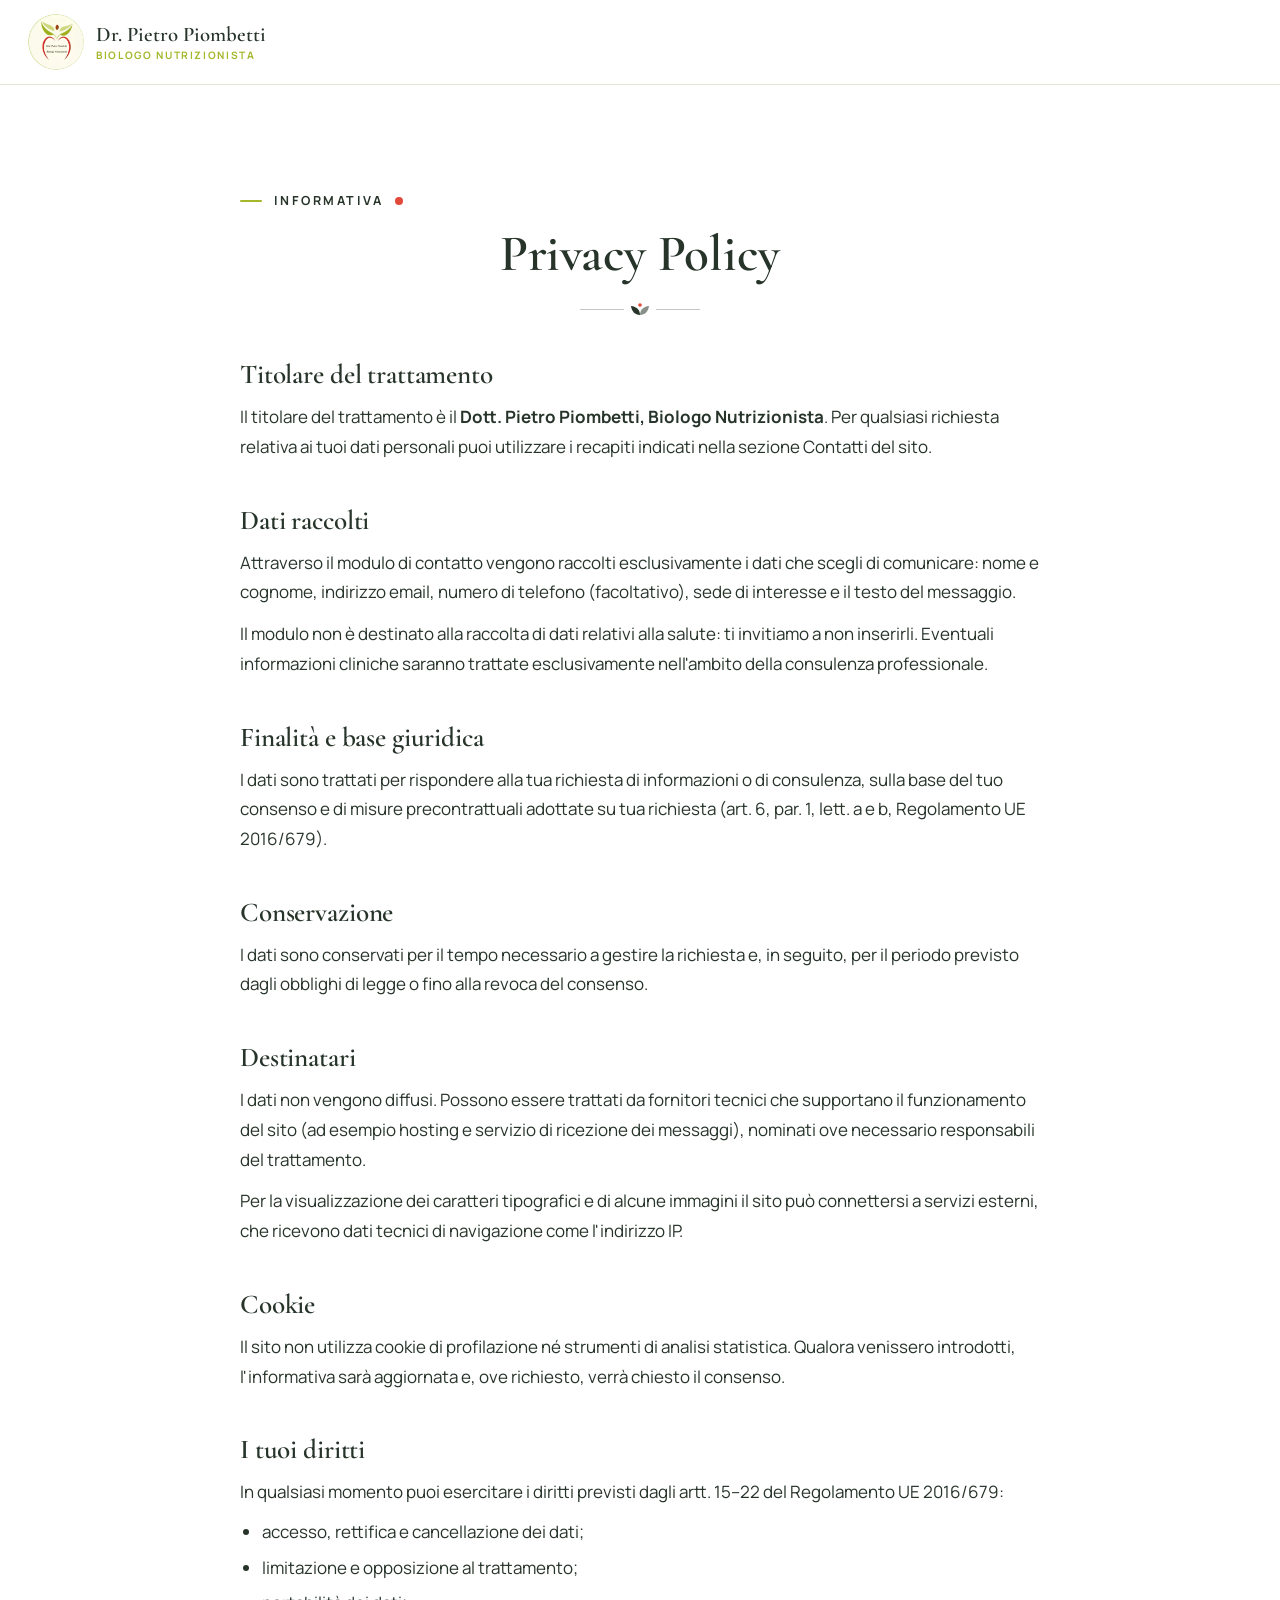
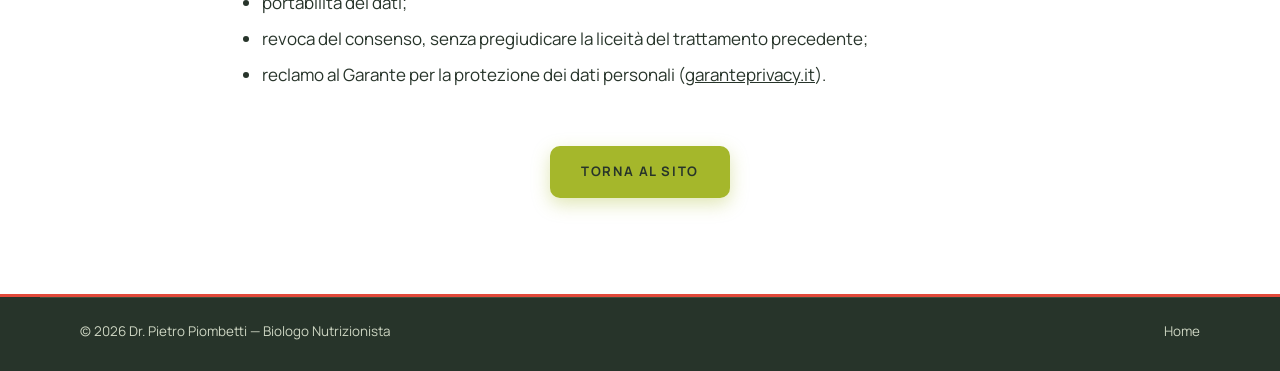
<file: privacy.html>
<!doctype html>
<html lang="it">
<head>
  <meta charset="utf-8">
  <meta name="viewport" content="width=device-width, initial-scale=1">
  <title>Privacy Policy | Dr. Pietro Piombetti — Biologo Nutrizionista</title>
  <meta name="description" content="Informativa sul trattamento dei dati personali del sito del Dr. Pietro Piombetti, Biologo Nutrizionista.">
  <meta name="robots" content="noindex, follow">
  <link rel="icon" type="image/webp" href="assets/img/logo-pietro-piombetti.webp">
  <link rel="preconnect" href="https://fonts.googleapis.com">
  <link rel="preconnect" href="https://fonts.gstatic.com" crossorigin>
  <link rel="stylesheet" href="https://fonts.googleapis.com/css2?family=Cormorant+Garamond:wght@500;600&family=Manrope:wght@400;500;600;700&display=swap">
  <link rel="stylesheet" href="assets/css/styles.css">
  <style>
    .legal-page { padding-block: clamp(56px, 8vw, 96px); }
    .legal-page h1 { font-size: clamp(2.2rem, 1.6rem + 2.4vw, 3.2rem); text-align: center; }
    .legal-page .eyebrow { text-align: center; }
    .legal-page h2 { font-size: 1.7rem; margin: 44px 0 12px; }
    .legal-page p, .legal-page li { color: var(--text-soft); }
    .legal-page p + p { margin-top: 12px; }
    .legal-page ul { list-style: disc; padding-left: 22px; margin-top: 10px; }
    .legal-page li + li { margin-top: 6px; }
    .legal-page a { color: var(--olive-ink); }
    .legal-back { display: flex; justify-content: center; margin-top: 56px; }
    .legal-header { border-bottom: 1px solid var(--line); }
  </style>
</head>
<body>
  <header class="site-header legal-header">
    <div class="container header-inner">
      <a class="brand" href="index.html" aria-label="Torna alla home del Dr. Pietro Piombetti">
        <img class="brand-logo" src="assets/img/logo-pietro-piombetti.webp" alt="Logo Dott. Pietro Piombetti, Biologo Nutrizionista" width="56" height="56">
        <span class="brand-text" style="display:flex">
          <span class="brand-name">Dr. Pietro Piombetti</span>
          <span class="brand-role">Biologo Nutrizionista</span>
        </span>
      </a>
    </div>
  </header>

  <main class="container narrow legal-page">
    <p class="eyebrow">Informativa</p>
    <h1>Privacy Policy</h1>
    <span class="leaf-divider" aria-hidden="true"></span>

    <!-- BOZZA: testo da far verificare prima della pubblicazione.
         Completare con dati del titolare (indirizzo, email/PEC, P.IVA) e con i fornitori effettivamente utilizzati. -->

    <h2>Titolare del trattamento</h2>
    <p>Il titolare del trattamento è il <strong>Dott. Pietro Piombetti, Biologo Nutrizionista</strong>. Per qualsiasi richiesta relativa ai tuoi dati personali puoi utilizzare i recapiti indicati nella sezione Contatti del sito.</p>

    <h2>Dati raccolti</h2>
    <p>Attraverso il modulo di contatto vengono raccolti esclusivamente i dati che scegli di comunicare: nome e cognome, indirizzo email, numero di telefono (facoltativo), sede di interesse e il testo del messaggio.</p>
    <p>Il modulo non è destinato alla raccolta di dati relativi alla salute: ti invitiamo a non inserirli. Eventuali informazioni cliniche saranno trattate esclusivamente nell'ambito della consulenza professionale.</p>

    <h2>Finalità e base giuridica</h2>
    <p>I dati sono trattati per rispondere alla tua richiesta di informazioni o di consulenza, sulla base del tuo consenso e di misure precontrattuali adottate su tua richiesta (art. 6, par. 1, lett. a e b, Regolamento UE 2016/679).</p>

    <h2>Conservazione</h2>
    <p>I dati sono conservati per il tempo necessario a gestire la richiesta e, in seguito, per il periodo previsto dagli obblighi di legge o fino alla revoca del consenso.</p>

    <h2>Destinatari</h2>
    <p>I dati non vengono diffusi. Possono essere trattati da fornitori tecnici che supportano il funzionamento del sito (ad esempio hosting e servizio di ricezione dei messaggi), nominati ove necessario responsabili del trattamento.</p>
    <p>Per la visualizzazione dei caratteri tipografici e di alcune immagini il sito può connettersi a servizi esterni, che ricevono dati tecnici di navigazione come l'indirizzo IP.</p>

    <h2>Cookie</h2>
    <p>Il sito non utilizza cookie di profilazione né strumenti di analisi statistica. Qualora venissero introdotti, l'informativa sarà aggiornata e, ove richiesto, verrà chiesto il consenso.</p>

    <h2>I tuoi diritti</h2>
    <p>In qualsiasi momento puoi esercitare i diritti previsti dagli artt. 15–22 del Regolamento UE 2016/679:</p>
    <ul>
      <li>accesso, rettifica e cancellazione dei dati;</li>
      <li>limitazione e opposizione al trattamento;</li>
      <li>portabilità dei dati;</li>
      <li>revoca del consenso, senza pregiudicare la liceità del trattamento precedente;</li>
      <li>reclamo al Garante per la protezione dei dati personali (<a href="https://www.garanteprivacy.it" target="_blank" rel="noopener">garanteprivacy.it</a>).</li>
    </ul>

    <div class="legal-back">
      <a class="btn btn-primary" href="index.html">Torna al sito</a>
    </div>
  </main>

  <footer class="site-footer">
    <div class="container footer-bottom">
      <p>© 2026 Dr. Pietro Piombetti — Biologo Nutrizionista</p>
      <ul class="legal"><li><a href="index.html">Home</a></li></ul>
    </div>
  </footer>
</body>
</html>
</file>
<file: assets/css/styles.css>
/* ==========================================================================
   Dr. Pietro Piombetti — Biologo Nutrizionista
   Clinical Nutrition × Natural Elegance
   ========================================================================== */

:root {
  /* Palette */
  --white: #FFFFFF;
  --ivory: #F7F8EF;
  --sage: #DCE7A4;
  --olive: #819B39;
  --forest: #27342A;

  /* Sfondi sezione (alternanza: bianco ↔ verde chiaro) */
  --bg-1: #FFFFFF;
  --bg-3: #D6DE85;

  /* Accento e CTA: verde; testo sulle CTA in verde bosco per un contrasto accessibile */
  --accent: #A5B72B;
  --accent-ink: #27342A;
  /* Dettagli rossi (micro-accenti) */
  --red: #E2493A;

  --text: #27342A;
  --muted: #4A564C;
  --line: #E3E7D3;
  --line-strong: #CCD3B4;

  --font-title: "Cormorant Garamond", "Times New Roman", serif;
  --font-text: "Manrope", system-ui, -apple-system, "Segoe UI", sans-serif;

  --radius: 14px;
  --shadow: 0 1px 2px rgba(39, 52, 42, .05), 0 10px 30px rgba(39, 52, 42, .08);
  --shadow-hover: 0 2px 4px rgba(39, 52, 42, .06), 0 18px 44px rgba(39, 52, 42, .13);

  --header-h: 84px;
  --gutter: clamp(20px, 4vw, 40px);
  --section-y: clamp(72px, 10vw, 124px);
  --ease: cubic-bezier(.22, .61, .36, 1);
}

/* ---------- Reset essenziale ---------- */
*, *::before, *::after { box-sizing: border-box; }
html { -webkit-text-size-adjust: 100%; scroll-behavior: smooth; scroll-padding-top: var(--header-h); }
body {
  margin: 0;
  font-family: var(--font-text);
  font-size: 1.0625rem;
  line-height: 1.75;
  color: var(--text);
  background: var(--white);
  -webkit-font-smoothing: antialiased;
  overflow-x: hidden;
}
img, svg { display: block; max-width: 100%; }
img { height: auto; }
a { color: inherit; }
h1, h2, h3, p, ul, ol, figure { margin: 0; }
ul, ol { padding: 0; list-style: none; }
strong { font-weight: 700; color: var(--forest); }
button, input, select, textarea { font: inherit; color: inherit; }

.sr-only {
  position: absolute; width: 1px; height: 1px; padding: 0; margin: -1px;
  overflow: hidden; clip: rect(0 0 0 0); white-space: nowrap; border: 0;
}
.skip-link {
  position: absolute; left: 16px; top: -60px; z-index: 200;
  background: var(--forest); color: var(--white); padding: 10px 16px;
  border-radius: 8px; text-decoration: none; font-weight: 600;
  transition: top .2s var(--ease);
}
.skip-link:focus { top: 12px; }
:focus-visible { outline: 2px solid var(--forest); outline-offset: 3px; border-radius: 4px; }

.container { width: 100%; max-width: 1200px; margin-inline: auto; padding-inline: var(--gutter); }
.container.narrow { max-width: 880px; }

/* ---------- Tipografia ---------- */
h1, h2 {
  font-family: var(--font-title);
  font-weight: 600;
  color: var(--forest);
  letter-spacing: -.005em;
  line-height: 1.1;
  text-wrap: balance;
}
h1 { font-size: clamp(2.4rem, 1.3rem + 3.9vw, 4.5rem); }
h2 { font-size: clamp(2.1rem, 1.55rem + 2.2vw, 3.3rem); }
h3 { font-family: var(--font-text); font-weight: 700; font-size: 1.1rem; line-height: 1.4; color: var(--forest); }

/* Mini-titoli = voci di menu */
.eyebrow {
  display: inline-flex; align-items: center; gap: 12px;
  font-size: .78rem; font-weight: 700; letter-spacing: .2em; text-transform: uppercase;
  color: var(--forest);
  margin-bottom: 14px;
}
.eyebrow::before, .eyebrow::after {
  content: ""; width: 22px; height: 2px; border-radius: 2px; background: var(--accent);
}
.eyebrow-plain::before, .eyebrow-plain::after { display: none; }
.eyebrow::after { background: var(--red); width: 8px; height: 8px; border-radius: 50%; }
.eyebrow-plain::after { display: none; }
.eyebrow .sep { color: var(--red); margin-inline: .2em; }

/* ---------- Pulsanti ---------- */
.btn {
  display: inline-flex; align-items: center; justify-content: center;
  min-height: 52px; padding: 14px 30px;
  border-radius: 10px; border: 1.5px solid transparent;
  font-family: var(--font-text); font-size: .82rem; font-weight: 700;
  letter-spacing: .12em; text-transform: uppercase; text-decoration: none; text-align: center; line-height: 1.3;
  cursor: pointer; white-space: nowrap;
  transition: background-color .25s var(--ease), color .25s var(--ease), border-color .25s var(--ease), transform .25s var(--ease), box-shadow .25s var(--ease);
}
.btn:hover { transform: translateY(-1px); }
.btn:active { transform: translateY(0); }
.btn-primary { background: var(--accent); color: var(--accent-ink); box-shadow: 0 6px 18px rgba(165, 183, 43, .35); }
.btn-primary:hover { background: var(--forest); color: var(--white); box-shadow: 0 10px 24px rgba(39, 52, 42, .25); }
.btn-ghost { background: rgba(255, 255, 255, .75); color: var(--forest); border-color: var(--forest); }
.btn-ghost:hover { background: var(--forest); color: var(--white); }
.btn-sm { min-height: 44px; padding: 10px 18px; font-size: .72rem; letter-spacing: .1em; }
.btn-block { width: 100%; white-space: normal; }
.btn[disabled] { opacity: .65; cursor: progress; transform: none; }
.btn-row { display: flex; flex-wrap: wrap; justify-content: center; gap: 14px; }

/* ---------- Header ---------- */
.site-header {
  position: sticky; top: 0; z-index: 100;
  border-bottom: 1px solid transparent;
  transition: border-color .3s var(--ease), box-shadow .3s var(--ease);
}
/* Sfondo su pseudo-elemento: un backdrop-filter sull'header
   renderebbe l'header il riferimento dei figli position:fixed (menu mobile). */
.site-header::before {
  content: ""; position: absolute; inset: 0; z-index: -1;
  background: rgba(255, 255, 255, .96);
  -webkit-backdrop-filter: saturate(140%) blur(10px);
  backdrop-filter: saturate(140%) blur(10px);
}
.site-header.is-scrolled { border-bottom-color: var(--line); box-shadow: 0 6px 24px rgba(39, 52, 42, .06); }
.header-inner {
  height: var(--header-h);
  max-width: 1480px; margin-inline: auto;
  padding-inline: clamp(16px, 2.2vw, 40px);
  display: flex; align-items: center; justify-content: space-between; gap: clamp(12px, 1.6vw, 28px);
}
.brand { display: flex; align-items: center; gap: 12px; text-decoration: none; flex-shrink: 0; }
.brand-logo { width: 56px; height: 56px; border-radius: 50%; flex: 0 0 auto; }
.brand-text { display: flex; flex-direction: column; line-height: 1.15; }
.brand-name { font-family: var(--font-title); font-weight: 600; font-size: 1.3rem; color: var(--forest); white-space: nowrap; }
.brand-role { font-size: .64rem; font-weight: 700; letter-spacing: .16em; text-transform: uppercase; color: var(--accent); margin-top: 3px; white-space: nowrap; }

/* Desktop: voci su una sola riga + CTA a destra */
.primary-nav { flex: 1 1 auto; display: flex; align-items: center; justify-content: flex-end; gap: clamp(12px, 1.6vw, 28px); min-width: 0; }
.primary-nav ul { display: flex; align-items: center; justify-content: center; flex: 1 1 auto; gap: clamp(10px, 1.35vw, 26px); }
.primary-nav ul a {
  position: relative; display: block; white-space: nowrap;
  font-size: clamp(.76rem, .5rem + .4vw, .9rem); font-weight: 600; text-decoration: none; color: var(--forest);
  padding: 6px 0;
}
.primary-nav ul a::after {
  content: ""; position: absolute; left: 0; right: 0; bottom: 0; height: 2px; border-radius: 2px;
  background: var(--accent); transform: scaleX(0); transform-origin: left;
  transition: transform .3s var(--ease);
}
.primary-nav ul a:hover::after,
.primary-nav ul a[aria-current="true"]::after { transform: scaleX(1); }
.nav-cta { flex: 0 0 auto; }
.nav-toggle { display: none; }

/* ---------- Hero ---------- */
.hero {
  position: relative; isolation: isolate;
  display: grid; place-items: center;
  min-height: clamp(560px, calc(100svh - var(--header-h)), 860px);
  padding-block: clamp(64px, 8vw, 110px);
  overflow: hidden; text-align: center;
}
.hero-media { position: absolute; inset: 0; z-index: -2; background: #d9d9d4; }
.hero-media img { width: 100%; height: 100%; object-fit: cover; object-position: center 40%; }
.hero-overlay {
  position: absolute; inset: 0; z-index: -1;
  background:
    radial-gradient(ellipse 60% 62% at 50% 50%, rgba(255, 255, 255, .77) 0%, rgba(255, 255, 255, .62) 55%, rgba(255, 255, 255, .32) 100%);
}
.hero-content { max-width: 1000px; display: flex; flex-direction: column; align-items: center; }
.hero .eyebrow { margin-bottom: 22px; }
.h1-line { display: block; }
.h1-accent { color: var(--accent); text-shadow: 0 1px 0 rgba(39, 52, 42, .18), 0 0 24px rgba(255, 255, 255, .9); }
.hero-sub {
  max-width: 640px; margin-top: 24px;
  font-size: clamp(1.05rem, .98rem + .35vw, 1.2rem); line-height: 1.7; font-weight: 500;
  color: #000;
}
.hero .btn-row { margin-top: 36px; }
.hero-places { margin-top: 28px; font-size: .8rem; font-weight: 700; letter-spacing: .16em; text-transform: uppercase; color: var(--forest); }
.hero-places span { color: var(--accent); margin-inline: .35em; }

/* ---------- Sezioni e superfici ---------- */
.section { padding-block: var(--section-y); position: relative; }
.bg-1 { background: var(--bg-1); --muted: #4A564C; --surface: var(--ivory); }
.bg-3 { background: var(--bg-3); --muted: #36433A; --surface: var(--white); }
.card { background: var(--surface); --muted: #4A564C; }

.section-head { text-align: center; max-width: 760px; margin: 0 auto clamp(44px, 6vw, 64px); }
.section-sub { margin-top: 18px; color: var(--muted); font-size: 1.06rem; }
.section-cta { display: flex; justify-content: center; margin-top: clamp(44px, 6vw, 60px); }

/* Separatore botanico */
.leaf-divider {
  display: block; width: 120px; height: 14px; margin: 20px auto 0;
  background:
    linear-gradient(rgba(39, 52, 42, .28), rgba(39, 52, 42, .28)) left center / 44px 1px no-repeat,
    linear-gradient(rgba(39, 52, 42, .28), rgba(39, 52, 42, .28)) right center / 44px 1px no-repeat,
    url("data:image/svg+xml,%3Csvg xmlns='http://www.w3.org/2000/svg' viewBox='0 0 28 14'%3E%3Cpath d='M14 13C14 8 10.5 4.5 5 4c.5 5 4 9 9 9Z' fill='%2327342A'/%3E%3Cpath d='M14 13c0-5 3.5-8.5 9-9-.5 5-4 9-9 9Z' fill='%2327342A' fill-opacity='.55'/%3E%3Ccircle cx='14' cy='3' r='1.8' fill='%23E2493A'/%3E%3C/svg%3E") center / 28px 14px no-repeat;
}

/* ---------- Chi sono ---------- */
.about {
  display: grid;
  grid-template-columns: minmax(0, 300px) minmax(0, 1fr);
  grid-template-areas: "head head" "photo text";
  column-gap: clamp(40px, 6vw, 88px);
  align-items: start;
  max-width: 1080px;
}
.about-head { grid-area: head; }
.about-photo { grid-area: photo; position: sticky; top: calc(var(--header-h) + 36px); }
.about-text { grid-area: text; }
.about-photo::before {
  content: ""; position: absolute; inset: -12px; border-radius: 50%;
  border: 1px solid var(--line-strong);
}
.about-photo::after {
  content: ""; position: absolute; width: 12px; height: 12px; border-radius: 50%;
  background: var(--red); top: 14%; right: 4%; box-shadow: 0 0 0 5px var(--white);
}
.about-photo img { position: relative; width: 100%; aspect-ratio: 1; object-fit: cover; border-radius: 50%; box-shadow: var(--shadow); }
.about-text p { color: var(--muted); font-size: 1.06rem; line-height: 1.8; }
.about-text p + p { margin-top: 16px; }

/* ---------- A chi mi rivolgo ---------- */
.target-grid { display: grid; grid-template-columns: repeat(3, minmax(0, 1fr)); gap: clamp(18px, 2.4vw, 28px); }
.target-card {
  border-radius: var(--radius);
  padding: clamp(30px, 3vw, 40px) clamp(24px, 2.6vw, 34px);
  text-align: center; box-shadow: var(--shadow);
  transition: transform .35s var(--ease), box-shadow .35s var(--ease);
}
.target-card:hover { transform: translateY(-4px); box-shadow: var(--shadow-hover); }
.target-card h3 { font-family: var(--font-title); font-weight: 600; font-size: 1.6rem; line-height: 1.2; margin: 20px 0 12px; }
.target-card p { color: var(--muted); font-size: 1rem; }
.icon-badge {
  display: inline-grid; place-items: center; width: 58px; height: 58px; border-radius: 50%;
  background: var(--accent); border: 0; position: relative;
}
.icon-badge::after {
  content: ""; position: absolute; top: 3px; right: 3px; width: 9px; height: 9px; border-radius: 50%;
  background: var(--red); box-shadow: 0 0 0 2px var(--surface, #fff);
}
.icon-badge svg, .place-icon svg {
  width: 26px; height: 26px; fill: none; stroke: var(--forest);
  stroke-width: 1.6; stroke-linecap: round; stroke-linejoin: round;
}

/* ---------- Approccio: il ramo che cresce ---------- */
.vine { position: relative; max-width: 1040px; margin-inline: auto; padding-top: 28px; }
.vine-stem {
  position: absolute; top: 28px; bottom: 0; left: 50%; width: 40px; margin-left: -20px; height: calc(100% - 28px);
  overflow: visible; pointer-events: none;
}
.vine-stem path { fill: none; vector-effect: non-scaling-stroke; stroke-linecap: round; }
.vine-stem-base { stroke: var(--line-strong); stroke-width: 2; stroke-dasharray: 3 7; }
.vine-stem-grow { stroke: var(--accent); stroke-width: 3; stroke-dasharray: 1; stroke-dashoffset: var(--vine-off, 1); }
.vine-bud {
  position: absolute; top: 14px; left: 50%; width: 16px; height: 16px; margin-left: -8px; border-radius: 50%;
  background: var(--red); box-shadow: 0 0 0 6px rgba(226, 73, 58, .14);
}
.vine-bud::before {
  content: ""; position: absolute; left: 50%; top: -12px; width: 2px; height: 10px; margin-left: -1px;
  background: var(--forest); border-radius: 2px; transform: rotate(14deg);
}

.vine-list { position: relative; }
.vine-item {
  display: grid; grid-template-columns: minmax(0, 1fr) 140px minmax(0, 1fr);
  align-items: center; min-height: clamp(170px, 18vw, 210px);
}
.vine-node {
  grid-column: 2; grid-row: 1; justify-self: center;
  width: 84px; height: 84px; border-radius: 50%; display: grid; place-items: center;
  background: var(--white); position: relative; z-index: 1;
  box-shadow: 0 10px 26px rgba(39, 52, 42, .12);
  transition: box-shadow .5s var(--ease);
}
.vine-node::after {
  content: ""; position: absolute; inset: -9px; border-radius: 50%; border: 1px dashed var(--line-strong);
  transition: border-color .5s var(--ease), transform 1.2s var(--ease);
}
/* Icone nutrizione: tratto verde bosco, campiture verdi, dettagli rossi */
.vine-icon {
  width: 44px; height: 44px; overflow: visible;
  fill: none; stroke: var(--forest); stroke-width: 2; stroke-linecap: round; stroke-linejoin: round;
  transform-origin: center; transition: transform .8s cubic-bezier(.34, 1.56, .64, 1), opacity .4s var(--ease);
}
.vine-icon .ico-fill { fill: var(--accent); }
.vine-icon .ico-fill-soft { fill: var(--bg-3); }
.vine-icon .ico-fill-red { fill: var(--red); stroke: var(--forest); }
.vine-text { grid-row: 1; max-width: 400px; transition: opacity .7s var(--ease), transform .7s var(--ease); }
.vine-item:nth-child(odd) .vine-text { grid-column: 1; justify-self: end; text-align: right; }
.vine-item:nth-child(even) .vine-text { grid-column: 3; justify-self: start; text-align: left; }
.vine-kicker {
  display: block; font-family: var(--font-title); font-style: italic; font-weight: 500;
  font-size: 1.2rem; color: var(--red); line-height: 1.2; margin-bottom: 2px;
}
.vine-text h3 {
  font-family: var(--font-title); font-weight: 600; font-size: clamp(1.9rem, 1.5rem + 1.1vw, 2.5rem); line-height: 1.1;
  margin-bottom: 10px;
}
.vine-text p { color: var(--muted); font-size: 1.02rem; line-height: 1.7; }

/* Stato iniziale (solo con JS): icona chiusa, testo leggermente spostato */
.js .vine-icon { transform: scale(0) rotate(-20deg); opacity: 0; }
.js .vine-text { opacity: 0; }
.js .vine-item:nth-child(odd) .vine-text { transform: translateX(-24px); }
.js .vine-item:nth-child(even) .vine-text { transform: translateX(24px); }
.vine-item.is-grown .vine-icon { transform: none; opacity: 1; }
.vine-item.is-grown .vine-node { box-shadow: 0 14px 34px rgba(165, 183, 43, .35); }
.vine-item.is-grown .vine-node::after { border-color: var(--accent); transform: rotate(90deg); }
.js .vine-item.is-grown .vine-text { opacity: 1; transform: none; }

/* ---------- Servizi ---------- */
.services-grid {
  display: grid; grid-template-columns: repeat(2, minmax(0, 1fr)); grid-auto-rows: 1fr;
  gap: clamp(18px, 2.2vw, 26px); max-width: 940px; margin-inline: auto;
}
.service-card {
  display: flex; flex-direction: column; height: 100%;
  border-radius: var(--radius); overflow: hidden; box-shadow: var(--shadow);
  transition: transform .35s var(--ease), box-shadow .35s var(--ease);
}
.service-card:hover { transform: translateY(-4px); box-shadow: var(--shadow-hover); }
.service-media { aspect-ratio: 16 / 8.5; overflow: hidden; background: var(--sage); flex: 0 0 auto; }
.service-media img { width: 100%; height: 100%; object-fit: cover; transition: transform .9s var(--ease); }
.service-card:hover .service-media img { transform: scale(1.04); }
.service-body { padding: clamp(22px, 2.2vw, 28px); flex: 1 1 auto; position: relative; }
.service-body::before {
  content: ""; position: absolute; top: 0; left: clamp(22px, 2.2vw, 28px); width: 40px; height: 3px;
  background: var(--red); border-radius: 0 0 3px 3px;
}
.service-body h3 {
  font-family: var(--font-title); font-weight: 600; font-size: clamp(1.45rem, 1.3rem + .4vw, 1.62rem); line-height: 1.2;
  margin-bottom: 12px; min-height: 2.4em; display: flex; align-items: flex-end; text-wrap: balance;
}
.service-body p { color: var(--muted); font-size: .96rem; line-height: 1.7; }

/* ---------- Come funziona: percorso animato ---------- */
.journey { position: relative; max-width: 1140px; margin-inline: auto; }
.journey-steps { display: grid; grid-template-columns: repeat(4, minmax(0, 1fr)); gap: clamp(20px, 3vw, 44px); position: relative; z-index: 1; }
.journey-track {
  position: absolute; z-index: 0; border-radius: 3px;
  background: var(--line);
  /* posizione e lunghezza calcolate via JS sui centri dei cerchi */
  left: 12.5%; right: 12.5%; top: 41px; height: 3px;
}
.journey-fill {
  position: absolute; inset: 0; border-radius: inherit;
  background: linear-gradient(90deg, #C9D46A, var(--accent));
  transform-origin: left center; transform: scaleX(var(--p, 0));
  box-shadow: 0 0 12px rgba(165, 183, 43, .6);
}
.journey.is-vertical .journey-fill { transform-origin: center top; transform: scaleY(var(--p, 0)); }
.step { text-align: center; }
.step-num {
  position: relative; display: inline-grid; place-items: center;
  width: 82px; height: 82px; border-radius: 50%;
  background: var(--white);
  font-family: var(--font-title); font-size: 2rem; font-weight: 600; color: var(--forest);
  box-shadow: 0 10px 24px rgba(39, 52, 42, .14);
  transition: background-color .5s var(--ease), color .5s var(--ease), transform .5s var(--ease);
}
.step-num::before {
  content: ""; position: absolute; inset: -8px; border-radius: 50%;
  border: 1px solid var(--line-strong);
  transition: border-color .5s var(--ease), transform .5s var(--ease);
}
.step-num > span { position: relative; }
.step h3 { margin: 24px 0 10px; font-family: var(--font-title); font-weight: 600; font-size: 1.55rem; line-height: 1.2; transition: opacity .5s var(--ease); }
.step p { color: var(--muted); font-size: .99rem; max-width: 30ch; margin-inline: auto; transition: opacity .5s var(--ease), transform .6s var(--ease); }

.js .step h3, .js .step p { opacity: .45; }
.js .step p { transform: translateY(6px); }
.step.is-active .step-num { background: var(--accent); color: var(--forest); transform: scale(1.06); }
.step.is-active .step-num::before { border-color: rgba(165, 183, 43, .6); }
.step.is-active .step-num::after {
  content: ""; position: absolute; inset: 0; border-radius: 50%;
  box-shadow: 0 0 0 0 rgba(165, 183, 43, .6);
  animation: step-pulse 1.4s var(--ease) 1;
}
.js .step.is-active h3, .js .step.is-active p { opacity: 1; transform: none; }
@keyframes step-pulse { to { box-shadow: 0 0 0 26px rgba(165, 183, 43, 0); } }

/* ---------- Dove ricevo ---------- */
.places-grid { display: grid; grid-template-columns: repeat(4, minmax(0, 1fr)); grid-auto-rows: 1fr; gap: clamp(16px, 2vw, 24px); }
.place-card {
  border-radius: var(--radius); padding: 32px 24px; text-align: center; box-shadow: var(--shadow);
  transition: transform .3s var(--ease), box-shadow .3s var(--ease);
}
.place-card:hover { transform: translateY(-3px); box-shadow: var(--shadow-hover); }
.place-icon { display: inline-grid; place-items: center; width: 48px; height: 48px; border-radius: 50%; background: var(--ivory); }
.place-icon svg { width: 22px; height: 22px; }
.place-card h3 { margin: 16px 0 4px; font-size: .84rem; letter-spacing: .2em; text-transform: uppercase; }
.place-name { font-family: var(--font-title); font-size: 1.35rem; font-weight: 600; color: var(--forest); line-height: 1.3; margin-bottom: 8px; }
.place-card p:not(.place-name) { color: var(--muted); font-size: .96rem; line-height: 1.6; }

/* ---------- FAQ ---------- */
.faq { display: grid; gap: 12px; }
.faq-item {
  background: var(--bg-3); border-radius: 12px; border: 1px solid transparent;
  transition: box-shadow .3s var(--ease), border-color .3s var(--ease);
}
.faq-item:hover { border-color: rgba(39, 52, 42, .18); }
.faq-item:has(button[aria-expanded="true"]) { box-shadow: var(--shadow); border-color: transparent; }
.faq-q { font-size: inherit; }
.faq-q button {
  width: 100%; display: flex; align-items: center; justify-content: space-between; gap: 20px;
  padding: 22px 24px; background: none; border: 0; cursor: pointer; text-align: left;
  font-family: var(--font-text); font-size: 1.05rem; font-weight: 700; color: var(--forest); line-height: 1.45;
  border-radius: 12px;
}
.faq-icon {
  flex: 0 0 auto; position: relative; width: 34px; height: 34px; border-radius: 50%;
  border: 1.5px solid var(--forest);
  transition: background-color .3s var(--ease);
}
.faq-icon::before, .faq-icon::after {
  content: ""; position: absolute; left: 50%; top: 50%; width: 12px; height: 2px; border-radius: 2px;
  background: var(--forest); transform: translate(-50%, -50%);
  transition: transform .3s var(--ease), background-color .3s var(--ease), opacity .3s var(--ease);
}
.faq-icon::after { transform: translate(-50%, -50%) rotate(90deg); }
.faq-q button[aria-expanded="true"] .faq-icon { background: var(--accent); border-color: var(--accent); }
.faq-q button[aria-expanded="true"] .faq-icon::before { background: var(--forest); }
.faq-q button[aria-expanded="true"] .faq-icon::after { transform: translate(-50%, -50%) rotate(0); opacity: 0; }
.faq-a { overflow: hidden; transition: height .35s var(--ease); }
.faq-a p { padding: 0 70px 24px 24px; color: var(--muted); }

/* ---------- Contatti: solo modulo ---------- */
.contact-form {
  max-width: 620px; margin-inline: auto;
  background: var(--surface);
  border-radius: 18px;
  padding: clamp(24px, 4vw, 40px);
  box-shadow: 0 20px 50px rgba(39, 52, 42, .16);
  position: relative;
}
.contact-form::before {
  content: ""; position: absolute; top: 0; left: 50%; width: 64px; height: 4px; transform: translateX(-50%);
  background: var(--accent); border-radius: 0 0 4px 4px;
}
.field { margin-bottom: 16px; }
.field-row { display: grid; grid-template-columns: 1fr 1fr; gap: 0 16px; }
.field label { display: block; font-size: .88rem; font-weight: 700; color: var(--forest); margin-bottom: 6px; }
.req { color: var(--red); }
.opt { font-weight: 500; color: #4A564C; }
.contact-form input[type="text"],
.contact-form input[type="email"],
.contact-form input[type="tel"],
.contact-form select,
.contact-form textarea {
  width: 100%;
  background: var(--ivory); color: var(--forest);
  border: 1.5px solid var(--line); border-radius: 10px;
  padding: 11px 14px; font-size: 1rem; line-height: 1.5;
  transition: border-color .2s var(--ease), box-shadow .2s var(--ease), background-color .2s var(--ease);
}
.contact-form textarea { resize: vertical; min-height: 110px; }
.contact-form input:focus, .contact-form select:focus, .contact-form textarea:focus {
  outline: none; background: var(--white); border-color: var(--forest); box-shadow: 0 0 0 3px var(--bg-3);
}
.contact-form [aria-invalid="true"] { border-color: #B3261E !important; box-shadow: 0 0 0 3px rgba(226, 73, 58, .18) !important; }
.select-wrap { position: relative; }
.select-wrap::after {
  content: ""; position: absolute; right: 16px; top: 50%; width: 8px; height: 8px; pointer-events: none;
  border-right: 1.5px solid var(--forest); border-bottom: 1.5px solid var(--forest);
  transform: translateY(-70%) rotate(45deg);
}
.contact-form select { appearance: none; -webkit-appearance: none; padding-right: 40px; cursor: pointer; }
.field-hint { margin-top: 6px; font-size: .8rem; color: #4A564C; line-height: 1.5; }
.field-error { font-size: .84rem; color: #B3261E; font-weight: 600; line-height: 1.5; }
.field-error:not(:empty) { margin-top: 6px; }
.check { display: flex; gap: 12px; align-items: flex-start; margin-bottom: 4px; }
.check input { flex: 0 0 auto; width: 20px; height: 20px; margin-top: 3px; accent-color: var(--accent); cursor: pointer; }
.check label { font-weight: 500; font-size: .86rem; line-height: 1.6; color: #4A564C; margin: 0; }
.check a { color: var(--forest); font-weight: 700; }
#cf-privacy-err { margin-bottom: 8px; }
.contact-form .btn { margin-top: 16px; }
.form-status { margin-top: 16px; font-size: .94rem; line-height: 1.6; }
.form-status:empty { display: none; }
.form-status.is-success { color: var(--forest); padding: 12px 16px; background: var(--bg-3); border-radius: 10px; }
.form-status.is-error { color: #8E2117; padding: 12px 16px; background: #FCEBE9; border-radius: 10px; }
.form-status a { color: inherit; font-weight: 700; }
.hp { position: absolute; left: -9999px; width: 1px; height: 1px; overflow: hidden; }

/* ---------- Footer ---------- */
.site-footer { background: var(--forest); color: #CDD5C2; font-size: .93rem; border-top: 3px solid var(--red); }
.footer-inner { display: grid; grid-template-columns: 1.3fr 1.2fr auto; gap: 40px; padding-block: 60px 40px; align-items: start; }
.footer-brand { display: flex; gap: 20px; align-items: center; }
.footer-brand img { width: 96px; height: 96px; border-radius: 50%; flex: 0 0 auto; }
.footer-brand p { line-height: 1.6; }
.footer-name { font-family: var(--font-title); font-size: 1.5rem; font-weight: 600; color: var(--white); line-height: 1.2 !important; margin-bottom: 4px; }
.footer-places { margin-top: 8px; font-size: .76rem; font-weight: 700; letter-spacing: .14em; text-transform: uppercase; color: var(--sage); }
.footer-nav ul { display: grid; grid-template-columns: repeat(2, auto); gap: 10px 32px; justify-content: start; }
.footer-nav a, .legal a { text-decoration: none; transition: color .2s var(--ease); }
.footer-nav a:hover, .legal a:hover, .footer-social a:hover { color: var(--white); }
.footer-social a { display: inline-flex; align-items: center; gap: 10px; text-decoration: none; padding: 6px 0; }
.footer-social svg { flex: 0 0 auto; width: 26px; height: 26px; fill: none; stroke: var(--sage); stroke-width: 1.5; }
.footer-social svg .fill { fill: var(--sage); stroke: none; }
.footer-bottom {
  display: flex; flex-wrap: wrap; justify-content: space-between; gap: 12px 24px;
  padding-block: 22px 28px; border-top: 1px solid rgba(220, 231, 164, .14); font-size: .84rem;
}
.legal { display: flex; gap: 20px; }

/* ---------- Animazioni di comparsa ---------- */
.reveal { opacity: 0; transform: translateY(18px); transition: opacity .8s var(--ease), transform .8s var(--ease); }
.reveal.is-visible { opacity: 1; transform: none; }
.no-js .reveal { opacity: 1; transform: none; }

@media (prefers-reduced-motion: reduce) {
  html { scroll-behavior: auto; }
  *, *::before, *::after { transition-duration: .01ms !important; animation: none !important; }
  .reveal { opacity: 1; transform: none; }
}

/* ==========================================================================
   Responsive
   ========================================================================== */

@media (min-width: 768px) {
  .h1-line { white-space: nowrap; }
}

@media (max-width: 1240px) and (min-width: 1024px) {
  :root { --header-h: 78px; }
  .brand-logo { width: 46px; height: 46px; }
  .brand { gap: 9px; }
  .brand-name { font-size: 1.08rem; }
  .brand-role { font-size: .54rem; letter-spacing: .12em; }
  .btn-sm { padding: 9px 13px; font-size: .64rem; letter-spacing: .06em; }
}

@media (max-width: 1100px) {
  .places-grid { grid-template-columns: repeat(2, minmax(0, 1fr)); }
}

/* Mobile e tablet: menu burger */
@media (max-width: 1023px) {
  :root { --header-h: 70px; }
  .brand-logo { width: 46px; height: 46px; }
  .brand-name { font-size: 1.18rem; }
  .brand-role { font-size: .6rem; }

  .nav-toggle {
    display: inline-grid; place-items: center; flex: 0 0 auto;
    width: 46px; height: 46px; border-radius: 10px;
    background: transparent; border: 1px solid var(--line-strong); cursor: pointer;
  }
  .nav-toggle-bars, .nav-toggle-bars::before, .nav-toggle-bars::after {
    display: block; width: 20px; height: 2px; background: var(--forest); border-radius: 2px;
    transition: transform .3s var(--ease), background-color .2s var(--ease);
  }
  .nav-toggle-bars { position: relative; }
  .nav-toggle-bars::before, .nav-toggle-bars::after { content: ""; position: absolute; left: 0; }
  .nav-toggle-bars::before { top: -6px; }
  .nav-toggle-bars::after { top: 6px; }
  .nav-toggle[aria-expanded="true"] .nav-toggle-bars { background: transparent; }
  .nav-toggle[aria-expanded="true"] .nav-toggle-bars::before { transform: translateY(6px) rotate(45deg); }
  .nav-toggle[aria-expanded="true"] .nav-toggle-bars::after { transform: translateY(-6px) rotate(-45deg); }

  .primary-nav {
    position: fixed; left: 0; right: 0; top: var(--header-h);
    height: calc(100dvh - var(--header-h));
    flex-direction: column; align-items: stretch; justify-content: flex-start; gap: 24px;
    padding: 12px var(--gutter) 32px;
    background: var(--white); border-top: 1px solid var(--line);
    overflow-y: auto;
    visibility: hidden; opacity: 0; transform: translateY(-8px);
    transition: opacity .3s var(--ease), transform .3s var(--ease), visibility 0s linear .3s;
  }
  .primary-nav.is-open { visibility: visible; opacity: 1; transform: none; transition: opacity .3s var(--ease), transform .3s var(--ease), visibility 0s; }
  .primary-nav ul { flex-direction: column; align-items: stretch; flex: 0 0 auto; gap: 0; }
  .primary-nav ul a {
    padding: 12px 4px; border-bottom: 1px solid var(--line);
    font-family: var(--font-title); font-size: 1.45rem; font-weight: 600;
  }
  .primary-nav ul a::after { display: none; }
  .nav-cta { min-height: 52px; font-size: .8rem; }
  body.nav-open { overflow: hidden; }

  .about {
    grid-template-columns: 1fr;
    grid-template-areas: "photo" "head" "text";
    max-width: 680px;
  }
  .about-photo { position: relative; top: 0; width: min(240px, 64%); margin: 0 auto 44px; }
  .about-head { margin-bottom: 36px; }

  .target-grid { grid-template-columns: 1fr; max-width: 560px; margin-inline: auto; }


  .footer-inner { grid-template-columns: 1fr; text-align: center; justify-items: center; gap: 32px; }
  .footer-brand { flex-direction: column; }
  .footer-nav ul { grid-template-columns: repeat(2, auto); justify-content: center; gap: 10px 36px; }
  .footer-bottom { justify-content: center; text-align: center; }
}

@media (max-width: 860px) {
  .journey-steps { grid-template-columns: 1fr; gap: 0; max-width: 540px; margin-inline: auto; }
  .journey-track { width: 3px; height: auto; right: auto; }
  .step { display: grid; grid-template-columns: 82px 1fr; column-gap: 24px; text-align: left; padding-bottom: 40px; }
  .step:last-child { padding-bottom: 0; }
  .step-num { grid-row: span 2; }
  .step h3 { margin: 12px 0 6px; }
  .step p { margin: 0; max-width: none; }
}

@media (max-width: 760px) {
  .services-grid { grid-template-columns: 1fr; max-width: 540px; }
}

@media (max-width: 700px) {
  body { font-size: 1rem; }
  .places-grid { grid-template-columns: 1fr; max-width: 440px; margin-inline: auto; }
  .field-row { grid-template-columns: 1fr; }
  .faq-q button { font-size: 1rem; padding: 18px 18px; }
  .faq-a p { padding: 0 18px 20px; }
}

/* Ramo verticale a sinistra su mobile */
@media (max-width: 760px) {
  .vine { padding-top: 24px; }
  .vine-stem { left: 32px; margin-left: -20px; top: 24px; height: calc(100% - 24px); }
  .vine-bud { left: 32px; top: 10px; }
  .vine-item { grid-template-columns: 64px minmax(0, 1fr); column-gap: 20px; min-height: 0; padding-block: 26px; align-items: start; }
  .vine-node { grid-column: 1; width: 64px; height: 64px; }
  .vine-node::after { inset: -6px; }
  .vine-icon { width: 34px; height: 34px; }
  .vine-item:nth-child(odd) .vine-text,
  .vine-item:nth-child(even) .vine-text { grid-column: 2; justify-self: start; text-align: left; max-width: none; }
  .js .vine-item:nth-child(odd) .vine-text,
  .js .vine-item:nth-child(even) .vine-text { transform: translateX(16px); }
  .js .vine-item.is-grown .vine-text { transform: none; }
  .vine-text h3 { font-size: 1.85rem; }
}

@media (max-width: 560px) {
  .hero { min-height: calc(100svh - var(--header-h)); padding-block: 56px 64px; }
  .hero-media img { object-position: 30% center; }
  .hero-overlay { background: radial-gradient(ellipse 120% 70% at 50% 50%, rgba(255, 255, 255, .8) 0%, rgba(255, 255, 255, .67) 60%, rgba(255, 255, 255, .42) 100%); }
  .hero .eyebrow { font-size: .68rem; letter-spacing: .14em; line-height: 1.8; flex-direction: column; gap: 0; }
  .hero .eyebrow .sep { display: none; }
  .hero h1 { font-size: clamp(2.2rem, 1.3rem + 4.6vw, 2.8rem); }
  .btn-row { flex-direction: column; align-items: stretch; width: 100%; max-width: 340px; }
  .btn { padding-inline: 18px; white-space: normal; }
  .hero-places { font-size: .7rem; letter-spacing: .1em; }
  .section-head { margin-bottom: 40px; }
  .section-sub { font-size: 1rem; }
  .eyebrow { font-size: .72rem; letter-spacing: .18em; }
  .step { grid-template-columns: 64px 1fr; column-gap: 18px; }
  .step-num { width: 64px; height: 64px; font-size: 1.6rem; }
}

@media (max-width: 374px) {
  .brand-logo { width: 40px; height: 40px; }
  .brand { gap: 8px; }
  .brand-name { font-size: 1.02rem; }
  .brand-role { font-size: .52rem; letter-spacing: .1em; }
  .nav-toggle { width: 42px; height: 42px; }
  .hero h1 { font-size: 2.02rem; }
  .target-card, .place-card { padding-inline: 20px; }
}
</file>
